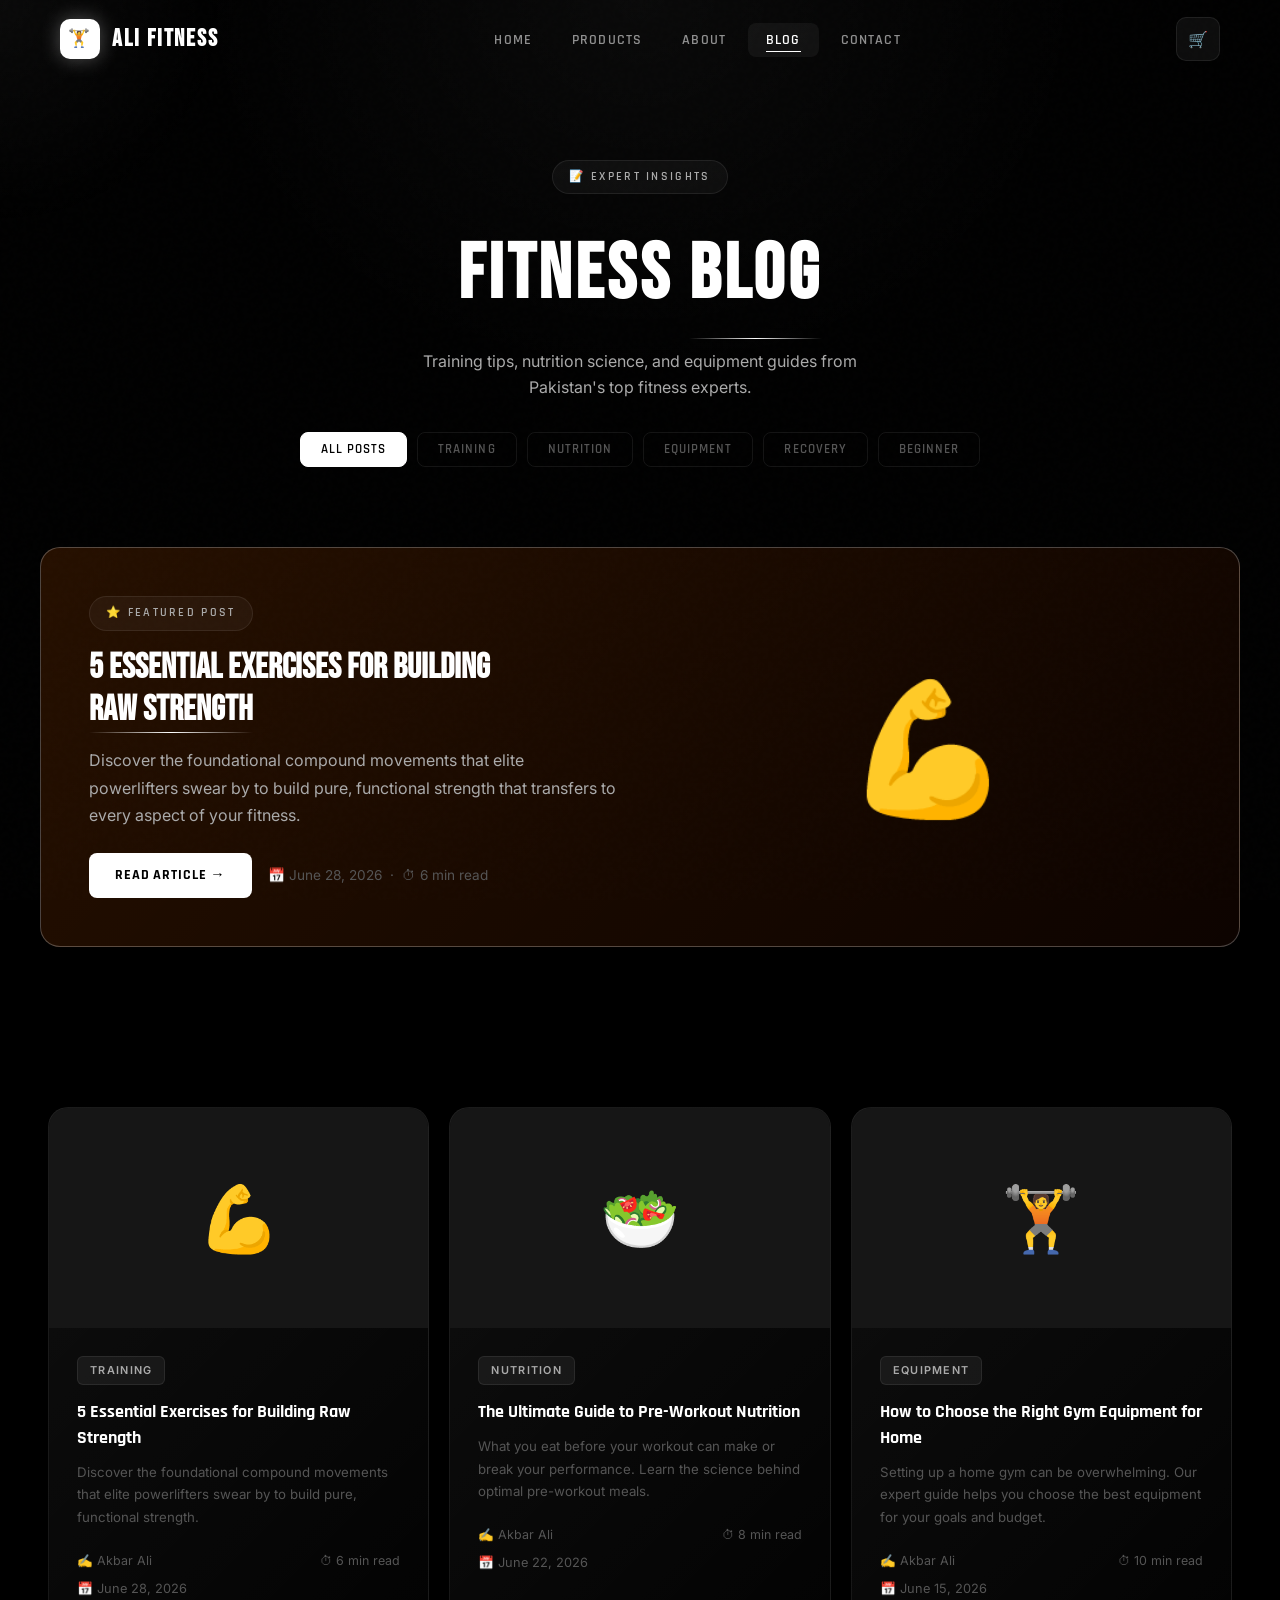
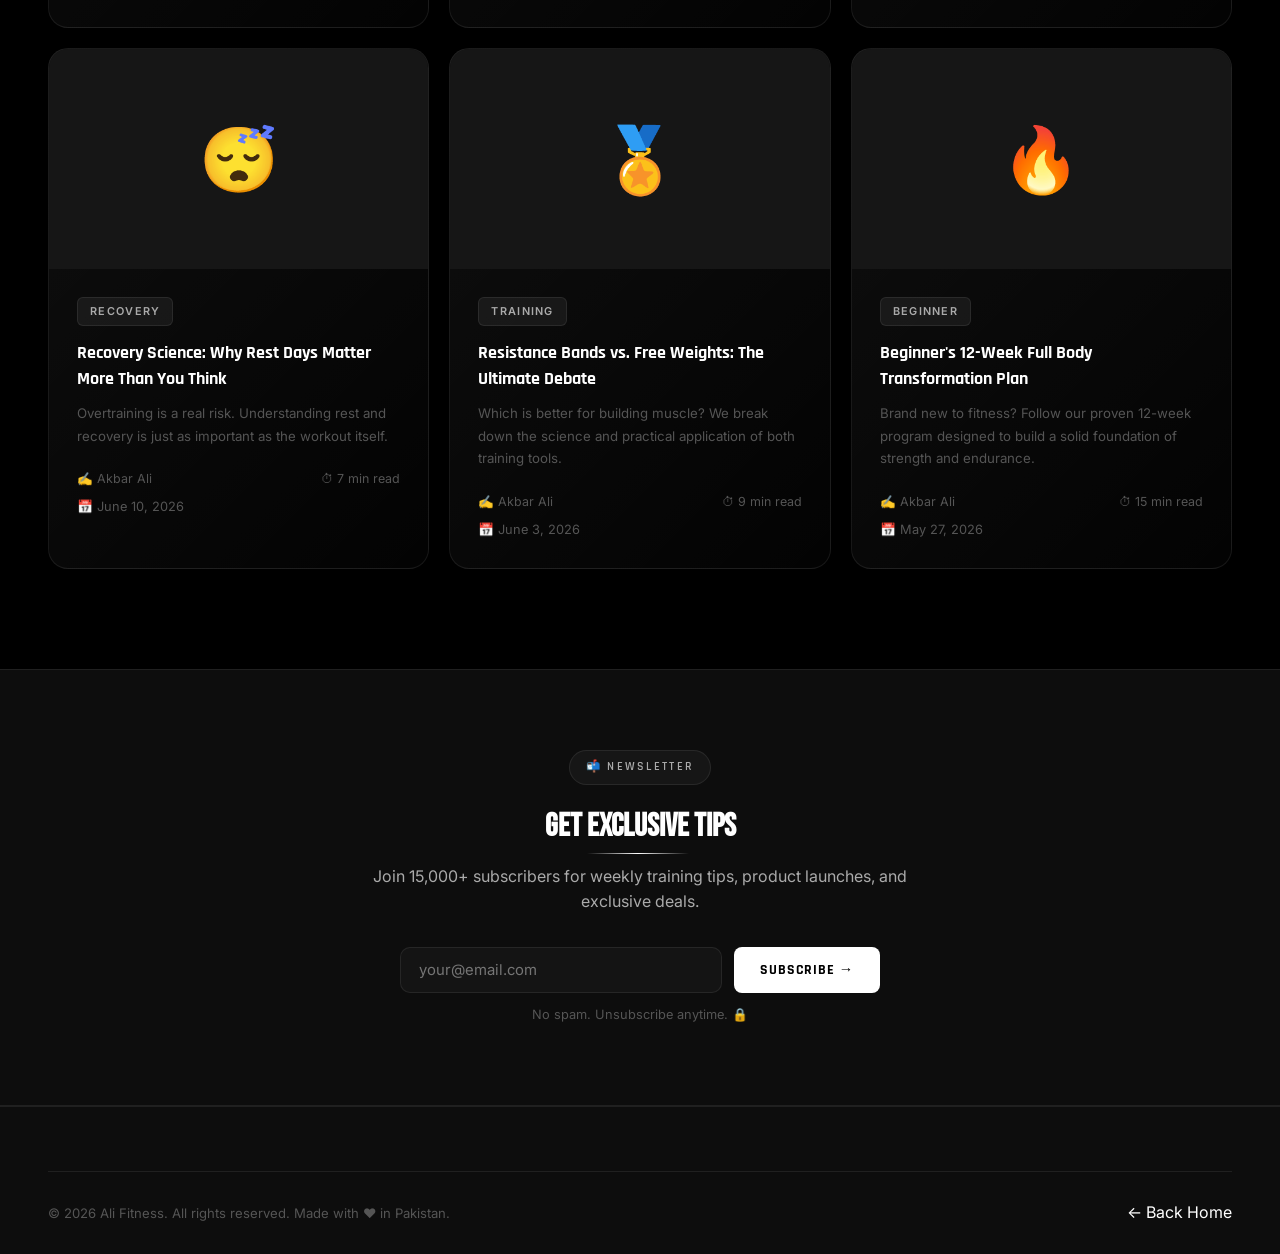
<file: blog.html>
<!DOCTYPE html>
<html lang="en">
<head>
  <meta charset="UTF-8">
  <meta name="viewport" content="width=device-width, initial-scale=1.0">
  <title>Fitness Blog | Ali Fitness</title>
  <meta name="description" content="Expert fitness tips, training programs, nutrition advice and equipment guides from the Ali Fitness team.">
  <link rel="icon" href="data:image/svg+xml,<svg xmlns='http://www.w3.org/2000/svg' viewBox='0 0 100 100'><text y='.9em' font-size='90'>🏋️</text></svg>">
  <link rel="stylesheet" href="style.css">
</head>
<body>

<div class="cursor-glow"></div>
<div class="progress-bar"></div>

<nav class="navbar" id="navbar">
  <a href="index.html" class="nav-logo">
    <div class="nav-logo-icon">🏋️</div>
    <span class="nav-logo-text">ALI FITNESS</span>
  </a>
  <ul class="nav-links">
    <li><a href="index.html">Home</a></li>
    <li><a href="products.html">Products</a></li>
    <li><a href="about.html">About</a></li>
    <li><a href="blog.html" class="active">Blog</a></li>
    <li><a href="contact.html">Contact</a></li>
  </ul>
  <div class="nav-actions">
    <button class="cart-btn" onclick="window.location.href='cart.html'" title="Cart">
      🛒 <span class="cart-count">0</span>
    </button>
    <button class="hamburger" id="hamburger">
      <span></span><span></span><span></span>
    </button>
  </div>
</nav>

<div class="mobile-menu" id="mobileMenu">
  <a href="index.html">Home</a>
  <a href="products.html">Products</a>
  <a href="about.html">About</a>
  <a href="blog.html">Blog</a>
  <a href="contact.html">Contact</a>
  <a href="cart.html">Cart 🛒</a>
</div>

<!-- Page Hero -->
<div class="page-hero">
  <div class="badge reveal">📝 Expert Insights</div>
  <h1 class="reveal">Fitness <span class="highlight">Blog</span></h1>
  <p class="reveal">Training tips, nutrition science, and equipment guides from Pakistan's top fitness experts.</p>

  <!-- Blog tags filter -->
  <div style="display:flex;justify-content:center;gap:10px;margin-top:32px;flex-wrap:wrap;" class="reveal">
    <button class="filter-tab active" data-tag="all" onclick="filterBlogs('all',this)">All Posts</button>
    <button class="filter-tab" data-tag="Training" onclick="filterBlogs('Training',this)">Training</button>
    <button class="filter-tab" data-tag="Nutrition" onclick="filterBlogs('Nutrition',this)">Nutrition</button>
    <button class="filter-tab" data-tag="Equipment" onclick="filterBlogs('Equipment',this)">Equipment</button>
    <button class="filter-tab" data-tag="Recovery" onclick="filterBlogs('Recovery',this)">Recovery</button>
    <button class="filter-tab" data-tag="Beginner" onclick="filterBlogs('Beginner',this)">Beginner</button>
  </div>
</div>

<!-- Featured Post -->
<div style="max-width:1280px;margin:0 auto;padding:0 40px 60px;" class="reveal">
  <div style="background:linear-gradient(135deg,rgba(255,107,0,0.15),rgba(255,62,0,0.05));border:1px solid var(--border-bright);border-radius:var(--radius-lg);padding:48px;display:grid;grid-template-columns:1fr 1fr;gap:48px;align-items:center;">
    <div>
      <div class="badge" style="margin-bottom:16px;">⭐ Featured Post</div>
      <h2 style="font-family:var(--font-display);font-size:clamp(1.5rem,3vw,2.2rem);font-weight:800;line-height:1.2;margin-bottom:16px;">5 Essential Exercises for Building <span class="highlight">Raw Strength</span></h2>
      <p style="color:var(--text-secondary);line-height:1.7;margin-bottom:24px;">Discover the foundational compound movements that elite powerlifters swear by to build pure, functional strength that transfers to every aspect of your fitness.</p>
      <div style="display:flex;align-items:center;gap:16px;flex-wrap:wrap;">
        <a href="#" class="btn-primary">Read Article →</a>
        <span style="color:var(--text-muted);font-size:0.85rem;">📅 June 28, 2026 &nbsp;·&nbsp; ⏱ 6 min read</span>
      </div>
    </div>
    <div style="font-size:8rem;text-align:center;line-height:1;">💪</div>
  </div>
</div>

<!-- Blog Grid -->
<section class="blog-section">
  <div class="container">
    <div class="blog-grid" id="blogGrid"></div>
  </div>
</section>

<!-- Newsletter -->
<section style="padding:80px 40px;background:var(--bg-card);border-top:1px solid var(--border);border-bottom:1px solid var(--border);">
  <div style="max-width:600px;margin:0 auto;text-align:center;" class="reveal">
    <div class="badge" style="display:inline-flex;margin-bottom:16px;">📬 Newsletter</div>
    <h2 style="font-family:var(--font-display);font-size:2rem;font-weight:800;margin-bottom:12px;">Get <span class="highlight">Exclusive</span> Tips</h2>
    <p style="color:var(--text-secondary);margin-bottom:32px;">Join 15,000+ subscribers for weekly training tips, product launches, and exclusive deals.</p>
    <form onsubmit="handleNewsletterSubmit(event)" style="display:flex;gap:12px;max-width:480px;margin:0 auto;">
      <input type="email" id="newsletterEmail" placeholder="your@email.com" class="form-input" required style="flex:1;">
      <button type="submit" class="btn-primary" style="white-space:nowrap;">Subscribe →</button>
    </form>
    <p style="color:var(--text-muted);font-size:0.8rem;margin-top:12px;">No spam. Unsubscribe anytime. 🔒</p>
  </div>
</section>

<footer>
  <div class="container">
    <div class="footer-bottom">
      <p>© 2026 Ali Fitness. All rights reserved. Made with ❤️ in Pakistan.</p>
      <a href="index.html" style="color:var(--primary);text-decoration:none;">← Back Home</a>
    </div>
  </div>
</footer>

<button class="back-top">↑</button>
<script src="products.js"></script>
<script src="script.js"></script>
<script>
let currentTag = 'all';

function filterBlogs(tag, btn) {
  currentTag = tag;
  document.querySelectorAll('.filter-tab').forEach(t => t.classList.remove('active'));
  btn.classList.add('active');
  renderBlogs();
}

function renderBlogs() {
  const grid = document.getElementById('blogGrid');
  let posts = [...BLOG_POSTS];
  if (currentTag !== 'all') {
    posts = posts.filter(p => p.tag === currentTag);
  }
  if (posts.length === 0) {
    grid.innerHTML = `<div style="grid-column:1/-1;text-align:center;padding:60px;color:var(--text-muted);">No posts found for this category.</div>`;
    return;
  }
  grid.innerHTML = posts.map((p, i) => `
    <a href="#" class="blog-card reveal" style="animation-delay:${i*0.1}s">
      <div class="blog-card-img">
        <span>${p.icon}</span>
      </div>
      <div class="blog-card-body">
        <div class="blog-tag">${p.tag}</div>
        <div class="blog-card-title">${p.title}</div>
        <div class="blog-card-excerpt">${p.excerpt}</div>
        <div class="blog-card-meta">
          <span>✍️ ${p.author}</span>
          <span>⏱ ${p.readTime}</span>
        </div>
        <div style="margin-top:8px;color:var(--text-muted);font-size:0.8rem;">📅 ${p.date}</div>
      </div>
    </a>
  `).join('');
}

function handleNewsletterSubmit(e) {
  e.preventDefault();
  const btn = e.target.querySelector('button');
  btn.textContent = '✅ Subscribed!';
  btn.style.background = 'rgba(0,200,0,0.2)';
  btn.style.border = '1px solid rgba(0,200,0,0.4)';
  btn.disabled = true;
  document.getElementById('newsletterEmail').value = '';
}

renderBlogs();
</script>
</body>
</html>
</file>
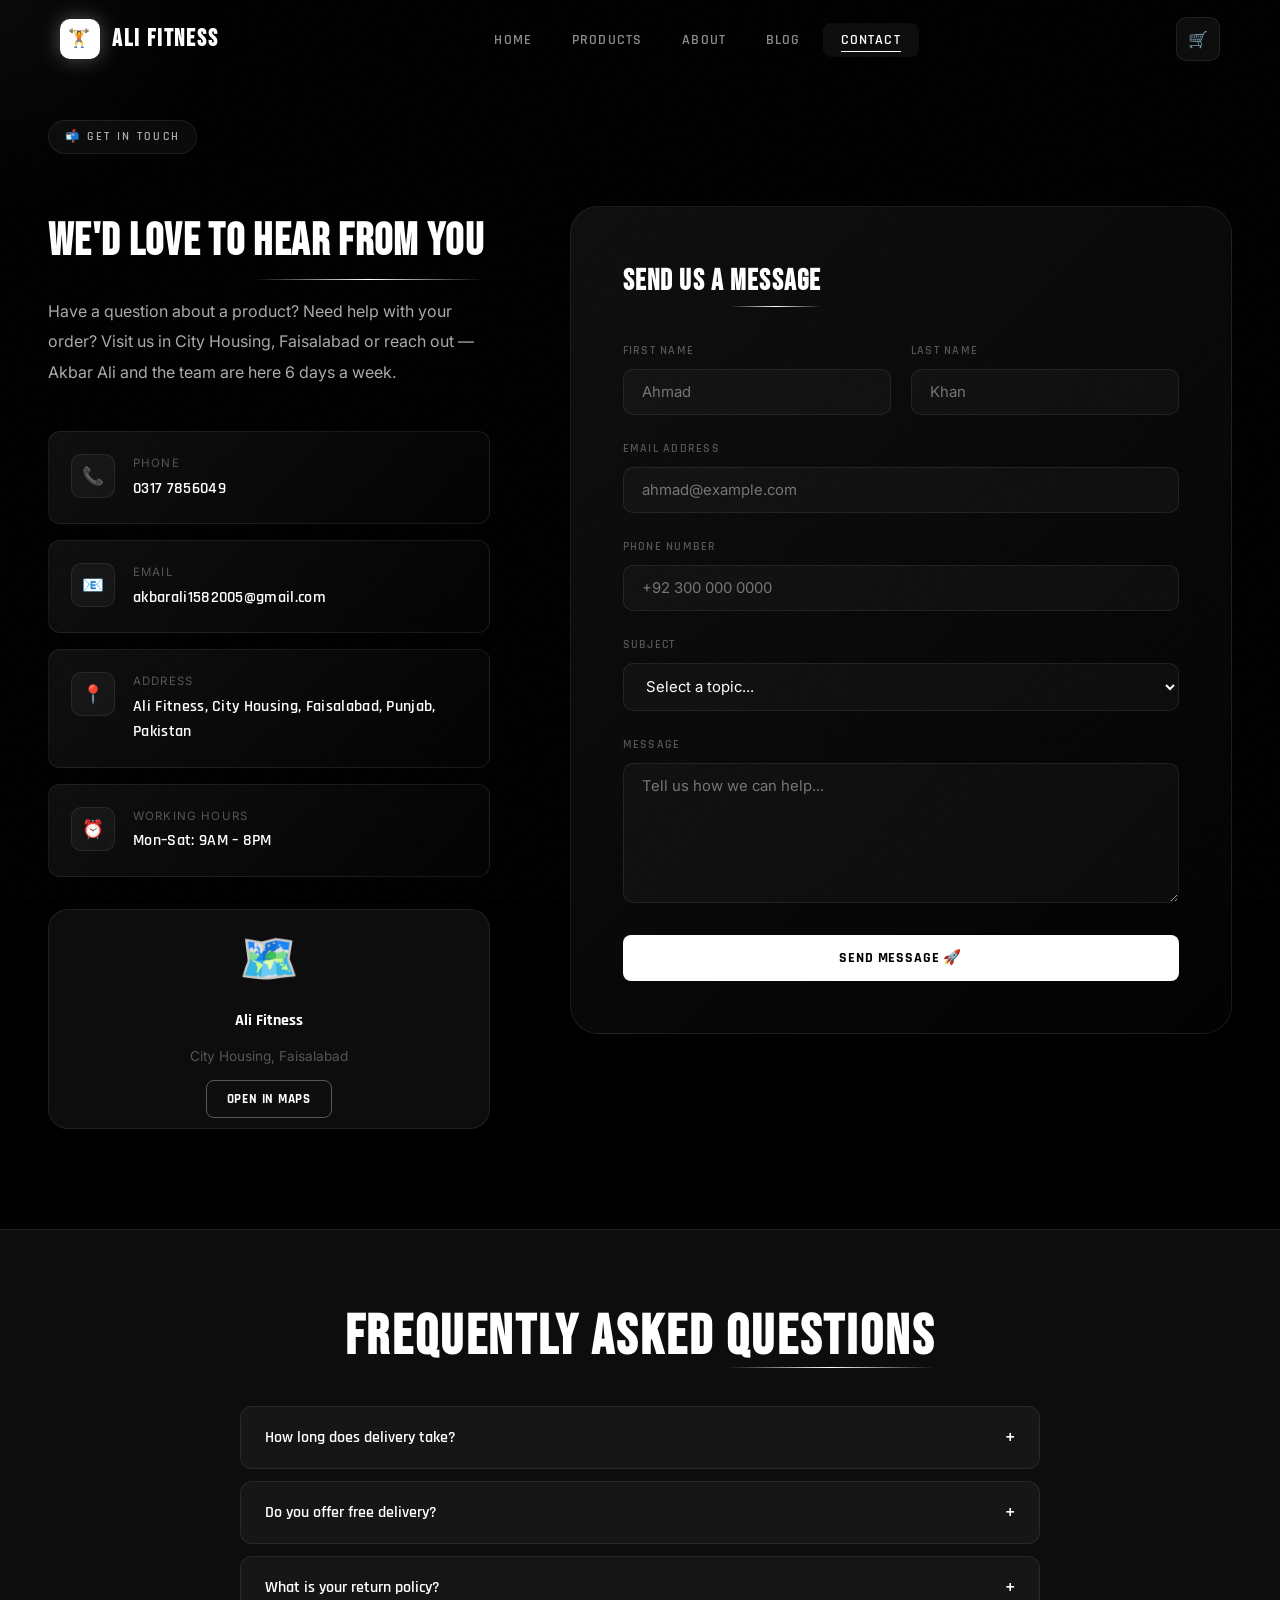
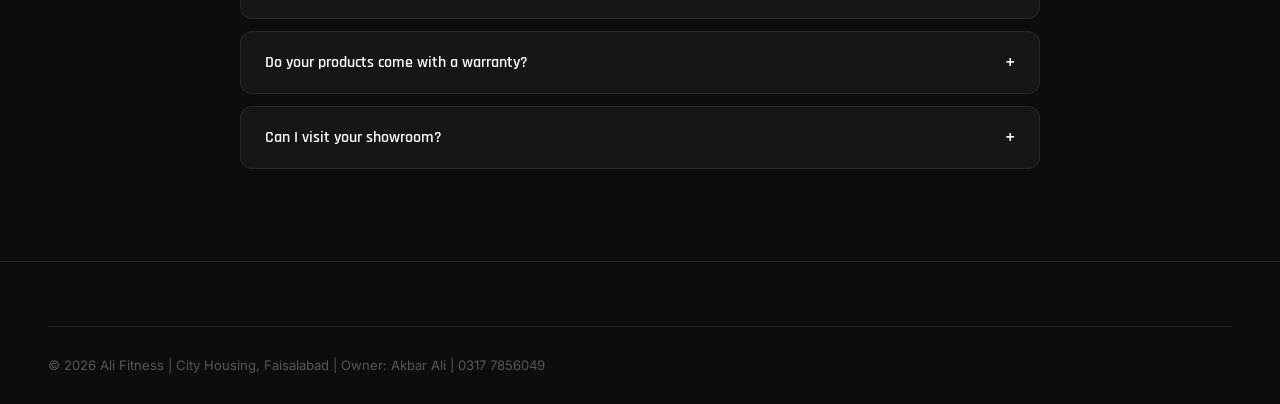
<file: contact.html>
<!DOCTYPE html>
<html lang="en">
<head>
  <meta charset="UTF-8">
  <meta name="viewport" content="width=device-width, initial-scale=1.0">
  <title>Contact Us | Ali Fitness — City Housing, Faisalabad</title>
  <meta name="description" content="Contact Ali Fitness in City Housing, Faisalabad. Owner Akbar Ali. Phone 0317 7856049. Email akbarali1582005@gmail.com. We're here to help with orders and advice.">
  <link rel="icon" href="data:image/svg+xml,<svg xmlns='http://www.w3.org/2000/svg' viewBox='0 0 100 100'><text y='.9em' font-size='90'>🏋️</text></svg>">
  <link rel="stylesheet" href="style.css">
</head>
<body>

<div class="cursor-glow"></div>
<div class="progress-bar"></div>

<nav class="navbar" id="navbar">
  <a href="index.html" class="nav-logo">
    <div class="nav-logo-icon">🏋️</div>
    <span class="nav-logo-text">ALI FITNESS</span>
  </a>
  <ul class="nav-links">
    <li><a href="index.html">Home</a></li>
    <li><a href="products.html">Products</a></li>
    <li><a href="about.html">About</a></li>
    <li><a href="blog.html">Blog</a></li>
    <li><a href="contact.html" class="active">Contact</a></li>
  </ul>
  <div class="nav-actions">
    <button class="cart-btn" onclick="window.location.href='cart.html'" title="Cart">
      🛒 <span class="cart-count">0</span>
    </button>
    <button class="hamburger" id="hamburger">
      <span></span><span></span><span></span>
    </button>
  </div>
</nav>

<div class="mobile-menu" id="mobileMenu">
  <a href="index.html">Home</a>
  <a href="products.html">Products</a>
  <a href="about.html">About</a>
  <a href="blog.html">Blog</a>
  <a href="contact.html">Contact</a>
  <a href="cart.html">Cart 🛒</a>
</div>

<!-- Contact -->
<div class="contact-section">
  <div class="badge reveal">📬 Get in Touch</div>
  <div class="contact-grid" style="margin-top:32px;">
    <div class="contact-info reveal-left">
      <h2>We'd Love to <span class="highlight">Hear From You</span></h2>
      <p>Have a question about a product? Need help with your order? Visit us in City Housing, Faisalabad or reach out — Akbar Ali and the team are here 6 days a week.</p>
      
      <div class="contact-items">
        <div class="contact-item">
          <div class="contact-item-icon">📞</div>
          <div>
            <div class="contact-item-label">Phone</div>
            <div class="contact-item-value">0317 7856049</div>
          </div>
        </div>
        <div class="contact-item">
          <div class="contact-item-icon">📧</div>
          <div>
            <div class="contact-item-label">Email</div>
            <div class="contact-item-value">akbarali1582005@gmail.com</div>
          </div>
        </div>
        <div class="contact-item">
          <div class="contact-item-icon">📍</div>
          <div>
            <div class="contact-item-label">Address</div>
            <div class="contact-item-value">Ali Fitness, City Housing, Faisalabad, Punjab, Pakistan</div>
          </div>
        </div>
        <div class="contact-item">
          <div class="contact-item-icon">⏰</div>
          <div>
            <div class="contact-item-label">Working Hours</div>
            <div class="contact-item-value">Mon–Sat: 9AM – 8PM</div>
          </div>
        </div>
      </div>

      <!-- Map placeholder -->
      <div style="margin-top:32px;background:var(--bg-card);border:1px solid var(--border);border-radius:var(--radius-lg);height:220px;display:flex;flex-direction:column;align-items:center;justify-content:center;gap:12px;">
        <div style="font-size:3rem;">🗺️</div>
        <div style="font-family:var(--font-heading);font-weight:700;">Ali Fitness</div>
        <div style="font-size:0.85rem;color:var(--text-muted);">City Housing, Faisalabad</div>
        <a href="https://maps.google.com" target="_blank" class="btn-outline" style="padding:8px 20px;font-size:0.8rem;">Open in Maps</a>
      </div>
    </div>

    <div class="contact-form-wrap reveal-right">
      <h3>Send us a <span class="highlight">Message</span></h3>
      <form id="contactForm" onsubmit="handleSubmit(event)">
        <div class="form-row">
          <div>
            <label class="form-label">First Name</label>
            <input class="form-input" type="text" id="firstName" placeholder="Ahmad" required>
          </div>
          <div>
            <label class="form-label">Last Name</label>
            <input class="form-input" type="text" id="lastName" placeholder="Khan" required>
          </div>
        </div>
        <div class="form-group">
          <label class="form-label">Email Address</label>
          <input class="form-input" type="email" id="email" placeholder="ahmad@example.com" required>
        </div>
        <div class="form-group">
          <label class="form-label">Phone Number</label>
          <input class="form-input" type="tel" id="phone" placeholder="+92 300 000 0000">
        </div>
        <div class="form-group">
          <label class="form-label">Subject</label>
          <select class="form-select" id="subject">
            <option value="">Select a topic...</option>
            <option>Product Inquiry</option>
            <option>Order Support</option>
            <option>Returns & Refunds</option>
            <option>Fitness Advice</option>
            <option>Wholesale / Bulk Orders</option>
            <option>Other</option>
          </select>
        </div>
        <div class="form-group">
          <label class="form-label">Message</label>
          <textarea class="form-textarea" id="message" placeholder="Tell us how we can help..." required></textarea>
        </div>
        <button type="submit" class="btn-primary" style="width:100%;justify-content:center;padding:14px;" id="submitBtn">
          Send Message 🚀
        </button>
        <div id="formSuccess" style="display:none;text-align:center;padding:16px;background:rgba(0,200,0,0.1);border:1px solid rgba(0,200,0,0.3);border-radius:10px;margin-top:16px;color:#00cc44;">
          ✅ Thank you! We'll get back to you within 24 hours.
        </div>
      </form>
    </div>
  </div>
</div>

<!-- FAQ Section -->
<section style="padding:80px 40px;background:var(--bg-card);border-top:1px solid var(--border);">
  <div style="max-width:800px;margin:0 auto;">
    <h2 class="section-title reveal">Frequently Asked <span class="highlight">Questions</span></h2>
    <div style="margin-top:40px;" id="faqList"></div>
  </div>
</section>

<footer>
  <div class="container">
    <div class="footer-bottom">
      <p>© 2026 Ali Fitness | City Housing, Faisalabad | Owner: Akbar Ali | 0317 7856049</p>
    </div>
  </div>
</footer>

<button class="back-top">↑</button>
<script src="products.js"></script>
<script src="script.js"></script>
<script>
function handleSubmit(e) {
  e.preventDefault();
  const btn = document.getElementById('submitBtn');
  btn.textContent = 'Sending...';
  btn.disabled = true;
  setTimeout(() => {
    document.getElementById('formSuccess').style.display = 'block';
    document.getElementById('contactForm').reset();
    btn.textContent = 'Send Message 🚀';
    btn.disabled = false;
  }, 1500);
}

const FAQS = [
  { q: "How long does delivery take?", a: "We deliver within 2-5 business days across Pakistan. Lahore, Karachi, and Islamabad typically receive orders within 2 days." },
  { q: "Do you offer free delivery?", a: "Yes! Free delivery is available on all orders over $100 (or PKR 28,000). Standard delivery is PKR 250 for smaller orders." },
  { q: "What is your return policy?", a: "We offer a 30-day hassle-free return policy. Items must be in original condition. Contact us to initiate a return." },
  { q: "Do your products come with a warranty?", a: "Yes, all Ali Fitness equipment comes with a minimum 1-year warranty. Premium items like power racks include a lifetime structural warranty." },
  { q: "Can I visit your showroom?", a: "Absolutely! Our Lahore showroom is open Mon–Sat, 9AM–8PM. DHA Phase 6. You can try all equipment before purchasing." },
];

function renderFAQs() {
  const list = document.getElementById('faqList');
  list.innerHTML = FAQS.map((faq, i) => `
    <div style="margin-bottom:12px;background:var(--bg-surface);border:1px solid var(--border);border-radius:var(--radius);overflow:hidden;" class="reveal">
      <button onclick="toggleFAQ(${i})" style="width:100%;text-align:left;background:none;border:none;color:var(--text-primary);padding:18px 24px;cursor:pointer;display:flex;justify-content:space-between;align-items:center;font-family:var(--font-heading);font-size:1rem;font-weight:600;">
        <span>${faq.q}</span>
        <span id="faq-icon-${i}" style="color:var(--primary);font-size:1.2rem;transition:var(--transition);">+</span>
      </button>
      <div id="faq-body-${i}" style="display:none;padding:0 24px 18px;color:var(--text-secondary);font-size:0.95rem;line-height:1.7;">${faq.a}</div>
    </div>
  `).join('');
}

function toggleFAQ(i) {
  const body = document.getElementById(`faq-body-${i}`);
  const icon = document.getElementById(`faq-icon-${i}`);
  const open = body.style.display !== 'none';
  body.style.display = open ? 'none' : 'block';
  icon.textContent = open ? '+' : '−';
  icon.style.transform = open ? '' : 'rotate(180deg)';
}

renderFAQs();
</script>
</body>
</html>
</file>
<file: style.css>
/* ===========================
   ALI FITNESS — BLACK & WHITE PREMIUM
   Canva-Inspired UI/UX Design
   =========================== */

@import url('https://fonts.googleapis.com/css2?family=Rajdhani:wght@300;400;500;600;700&family=Orbitron:wght@400;600;700;800;900&family=Inter:wght@300;400;500;600;700&family=Bebas+Neue&display=swap');

/* ── CSS VARIABLES ── */
:root {
  --primary: #FFFFFF;
  --primary-dim: rgba(255,255,255,0.85);
  --primary-glow: rgba(255,255,255,0.15);
  --accent: #E0E0E0;
  --accent2: #AAAAAA;
  --bg-dark: #000000;
  --bg-card: #0D0D0D;
  --bg-card2: #111111;
  --bg-surface: #161616;
  --bg-elevated: #1A1A1A;
  --border: rgba(255,255,255,0.08);
  --border-bright: rgba(255,255,255,0.25);
  --border-hover: rgba(255,255,255,0.5);
  --text-primary: #FFFFFF;
  --text-secondary: #AAAAAA;
  --text-muted: #555555;
  --gradient-primary: linear-gradient(135deg, #FFFFFF, #AAAAAA);
  --gradient-dark: linear-gradient(135deg, #1A1A1A, #000000);
  --gradient-glass: linear-gradient(135deg, rgba(255,255,255,0.06), rgba(255,255,255,0.01));
  --shadow-glow: 0 0 40px rgba(255,255,255,0.08);
  --shadow-card: 0 20px 60px rgba(0,0,0,0.8);
  --shadow-white: 0 0 30px rgba(255,255,255,0.12);
  --radius: 12px;
  --radius-lg: 20px;
  --radius-xl: 28px;
  --transition: all 0.35s cubic-bezier(0.4, 0, 0.2, 1);
  --transition-slow: all 0.6s cubic-bezier(0.4, 0, 0.2, 1);
  --font-display: 'Bebas Neue', 'Orbitron', monospace;
  --font-heading: 'Rajdhani', sans-serif;
  --font-body: 'Inter', sans-serif;
}

/* ── RESET ── */
*, *::before, *::after { box-sizing: border-box; margin: 0; padding: 0; }
html { scroll-behavior: smooth; }
body {
  font-family: var(--font-body);
  background: var(--bg-dark);
  color: var(--text-primary);
  line-height: 1.6;
  overflow-x: hidden;
}

/* ── CUSTOM SCROLLBAR ── */
::-webkit-scrollbar { width: 4px; }
::-webkit-scrollbar-track { background: #000; }
::-webkit-scrollbar-thumb {
  background: linear-gradient(to bottom, #fff, #555);
  border-radius: 4px;
}

/* ── NOISE TEXTURE OVERLAY ── */
body::before {
  content: '';
  position: fixed; inset: 0;
  background-image: url("data:image/svg+xml,%3Csvg viewBox='0 0 200 200' xmlns='http://www.w3.org/2000/svg'%3E%3Cfilter id='noise'%3E%3CfeTurbulence type='fractalNoise' baseFrequency='0.9' numOctaves='4' stitchTiles='stitch'/%3E%3C/filter%3E%3Crect width='100%25' height='100%25' filter='url(%23noise)' opacity='0.03'/%3E%3C/svg%3E");
  pointer-events: none;
  z-index: 0;
  opacity: 0.4;
}

/* ── LOADER ── */
#loader {
  position: fixed; inset: 0; z-index: 9999;
  background: #000;
  display: flex; flex-direction: column;
  align-items: center; justify-content: center;
  gap: 28px;
}
.loader-logo {
  font-family: var(--font-display);
  font-size: 3.5rem;
  font-weight: 900;
  letter-spacing: 0.15em;
  color: #fff;
  position: relative;
  animation: loader-text-in 0.8s ease forwards;
}
.loader-logo::after {
  content: 'ALI FITNESS';
  position: absolute; inset: 0;
  background: linear-gradient(90deg, transparent 0%, #fff 50%, transparent 100%);
  -webkit-background-clip: text;
  -webkit-text-fill-color: transparent;
  background-size: 200% 100%;
  animation: shimmer-text 2s linear infinite;
}
@keyframes loader-text-in {
  from { opacity: 0; letter-spacing: 0.5em; }
  to { opacity: 1; letter-spacing: 0.15em; }
}
@keyframes shimmer-text {
  0% { background-position: -200% 0; }
  100% { background-position: 200% 0; }
}
.loader-line {
  width: 220px; height: 1px;
  background: rgba(255,255,255,0.1);
  position: relative; overflow: hidden;
}
.loader-line::after {
  content: '';
  position: absolute; top: 0; left: -100%;
  width: 100%; height: 100%;
  background: linear-gradient(90deg, transparent, #fff, transparent);
  animation: loader-sweep 1.8s ease forwards;
}
@keyframes loader-sweep { 0% { left: -100%; } 100% { left: 100%; } }
.loader-tagline {
  font-family: var(--font-heading);
  font-size: 0.75rem;
  color: var(--text-muted);
  letter-spacing: 0.3em;
  text-transform: uppercase;
  animation: fadeIn 1s ease 0.5s backwards;
}
.loader-hidden { animation: fadeOut 0.6s ease forwards; }
@keyframes fadeOut { to { opacity: 0; pointer-events: none; } }
@keyframes fadeIn { from { opacity: 0; } to { opacity: 1; } }

/* ── CURSOR GLOW ── */
.cursor-glow {
  position: fixed;
  width: 500px; height: 500px;
  border-radius: 50%;
  background: radial-gradient(circle, rgba(255,255,255,0.04) 0%, transparent 65%);
  pointer-events: none;
  transform: translate(-50%, -50%);
  z-index: 1;
  transition: transform 0.08s linear;
}

/* ── PROGRESS BAR ── */
.progress-bar {
  position: fixed; top: 0; left: 0;
  height: 2px;
  background: linear-gradient(90deg, #fff, rgba(255,255,255,0.3));
  z-index: 1001;
  transition: width 0.1s ease;
  box-shadow: 0 0 12px rgba(255,255,255,0.6);
}

/* ── NAVIGATION ── */
.navbar {
  position: fixed; top: 0; left: 0; right: 0;
  z-index: 1000;
  padding: 0 60px;
  height: 78px;
  display: flex; align-items: center; justify-content: space-between;
  background: rgba(0,0,0,0);
  transition: var(--transition);
}
.navbar.scrolled {
  background: rgba(0,0,0,0.92);
  backdrop-filter: blur(24px);
  -webkit-backdrop-filter: blur(24px);
  border-bottom: 1px solid var(--border);
  box-shadow: 0 0 60px rgba(0,0,0,0.8);
}
.nav-logo {
  font-family: var(--font-display);
  font-size: 1.5rem;
  font-weight: 900;
  text-decoration: none;
  display: flex; align-items: center; gap: 12px;
  letter-spacing: 0.08em;
  color: #fff;
}
.nav-logo-icon {
  width: 40px; height: 40px;
  background: #fff;
  border-radius: 10px;
  display: flex; align-items: center; justify-content: center;
  font-size: 1.1rem;
  box-shadow: 0 0 20px rgba(255,255,255,0.3);
  transition: var(--transition);
}
.nav-logo:hover .nav-logo-icon { transform: rotate(-5deg) scale(1.05); }
.nav-logo-text { color: #fff; }
.nav-links {
  display: flex; align-items: center; gap: 4px;
  list-style: none;
}
.nav-links a {
  text-decoration: none;
  color: rgba(255,255,255,0.55);
  font-family: var(--font-heading);
  font-size: 0.9rem;
  font-weight: 600;
  letter-spacing: 0.08em;
  text-transform: uppercase;
  padding: 8px 18px;
  border-radius: 8px;
  transition: var(--transition);
  position: relative;
}
.nav-links a::after {
  content: '';
  position: absolute;
  bottom: 5px; left: 50%; right: 50%;
  height: 1px;
  background: #fff;
  transition: var(--transition);
  opacity: 0;
}
.nav-links a:hover, .nav-links a.active {
  color: #fff;
  background: rgba(255,255,255,0.05);
}
.nav-links a:hover::after, .nav-links a.active::after {
  left: 18px; right: 18px; opacity: 1;
}
.nav-actions { display: flex; align-items: center; gap: 12px; }
.cart-btn {
  position: relative;
  background: rgba(255,255,255,0.05);
  border: 1px solid var(--border);
  color: #fff; cursor: pointer;
  width: 44px; height: 44px;
  border-radius: 10px;
  display: flex; align-items: center; justify-content: center;
  font-size: 1rem;
  transition: var(--transition);
}
.cart-btn:hover {
  background: rgba(255,255,255,0.1);
  border-color: var(--border-bright);
  box-shadow: var(--shadow-white);
}
.cart-count {
  position: absolute; top: -6px; right: -6px;
  width: 18px; height: 18px;
  background: #fff; color: #000;
  border-radius: 50%;
  font-size: 0.65rem; font-weight: 800;
  display: flex; align-items: center; justify-content: center;
}
.btn-primary {
  background: #fff; color: #000;
  border: none;
  padding: 11px 26px;
  border-radius: 8px;
  font-family: var(--font-heading);
  font-size: 0.9rem; font-weight: 700;
  letter-spacing: 0.06em; text-transform: uppercase;
  cursor: pointer; transition: var(--transition);
  text-decoration: none;
  display: inline-flex; align-items: center; gap: 8px;
  position: relative; overflow: hidden;
}
.btn-primary::before {
  content: '';
  position: absolute; inset: 0;
  background: linear-gradient(135deg, rgba(255,255,255,0) 0%, rgba(255,255,255,0.3) 50%, rgba(255,255,255,0) 100%);
  transform: translateX(-100%);
  transition: transform 0.5s ease;
}
.btn-primary:hover::before { transform: translateX(100%); }
.btn-primary:hover {
  transform: translateY(-2px);
  box-shadow: 0 12px 35px rgba(255,255,255,0.25);
}
.btn-outline {
  background: transparent; color: #fff;
  border: 1px solid rgba(255,255,255,0.3);
  padding: 11px 26px;
  border-radius: 8px;
  font-family: var(--font-heading);
  font-size: 0.9rem; font-weight: 700;
  letter-spacing: 0.06em; text-transform: uppercase;
  cursor: pointer; transition: var(--transition);
  text-decoration: none;
  display: inline-flex; align-items: center; gap: 8px;
}
.btn-outline:hover {
  background: rgba(255,255,255,0.06);
  border-color: rgba(255,255,255,0.6);
  transform: translateY(-2px);
  box-shadow: 0 8px 30px rgba(255,255,255,0.1);
}
.hamburger {
  display: none; flex-direction: column; gap: 5px;
  cursor: pointer; background: none; border: none; padding: 4px;
}
.hamburger span {
  width: 26px; height: 1.5px;
  background: #fff; border-radius: 2px; transition: var(--transition);
}

/* ── MOBILE MENU ── */
.mobile-menu {
  display: none;
  position: fixed; inset: 0; z-index: 999;
  background: rgba(0,0,0,0.98);
  flex-direction: column; align-items: center; justify-content: center;
  gap: 36px;
}
.mobile-menu.open { display: flex; animation: mobile-in 0.4s ease; }
@keyframes mobile-in {
  from { opacity: 0; transform: scale(0.96); }
  to { opacity: 1; transform: scale(1); }
}
.mobile-menu a {
  font-family: var(--font-display);
  font-size: 2.5rem;
  font-weight: 700;
  color: rgba(255,255,255,0.6);
  text-decoration: none;
  text-transform: uppercase;
  letter-spacing: 0.1em;
  transition: var(--transition);
  position: relative;
}
.mobile-menu a:hover { color: #fff; }

/* ── SECTION COMMONS ── */
section { position: relative; }
.container { max-width: 1280px; margin: 0 auto; padding: 0 48px; }
.section-title {
  font-family: var(--font-display);
  font-size: clamp(2rem, 5vw, 3.5rem);
  font-weight: 700;
  text-align: center;
  margin-bottom: 12px;
  letter-spacing: 0.05em;
  line-height: 1;
}
.section-subtitle {
  text-align: center;
  color: var(--text-secondary);
  font-size: 0.95rem;
  margin-bottom: 64px;
  letter-spacing: 0.02em;
}
.highlight {
  color: #fff;
  position: relative;
  display: inline-block;
}
.highlight::after {
  content: '';
  position: absolute;
  bottom: -2px; left: 0; right: 0;
  height: 1px;
  background: linear-gradient(90deg, transparent, #fff, transparent);
  animation: underline-pulse 3s ease-in-out infinite;
}
@keyframes underline-pulse {
  0%, 100% { opacity: 0.3; }
  50% { opacity: 1; }
}
.badge {
  display: inline-flex; align-items: center; gap: 8px;
  background: rgba(255,255,255,0.04);
  border: 1px solid var(--border);
  color: var(--text-secondary);
  font-family: var(--font-heading);
  font-size: 0.72rem;
  font-weight: 600;
  letter-spacing: 0.2em;
  text-transform: uppercase;
  padding: 7px 16px;
  border-radius: 100px;
  margin-bottom: 20px;
}

/* ── HERO ── */
.hero {
  min-height: 100vh;
  display: flex; align-items: center;
  position: relative; overflow: hidden;
  padding-top: 78px;
}
.hero-bg {
  position: absolute; inset: 0;
  background:
    radial-gradient(ellipse at 65% 45%, rgba(255,255,255,0.04) 0%, transparent 55%),
    radial-gradient(ellipse at 20% 80%, rgba(255,255,255,0.02) 0%, transparent 45%),
    #000;
}

/* Hero Grid Lines */
.hero-grid {
  position: absolute; inset: 0;
  background-image:
    linear-gradient(rgba(255,255,255,0.025) 1px, transparent 1px),
    linear-gradient(90deg, rgba(255,255,255,0.025) 1px, transparent 1px);
  background-size: 80px 80px;
  mask-image: radial-gradient(ellipse at center, black 30%, transparent 80%);
}

.hero-particles { position: absolute; inset: 0; overflow: hidden; }
.particle {
  position: absolute; width: 1px; height: 1px;
  background: #fff; border-radius: 50%;
  animation: float-particle linear infinite;
}
@keyframes float-particle {
  0% { transform: translateY(100vh) scale(0); opacity: 0; }
  10% { opacity: 0.7; }
  90% { opacity: 0.4; }
  100% { transform: translateY(-20px) scale(1); opacity: 0; }
}

.hero-content {
  position: relative; z-index: 2;
  display: grid; grid-template-columns: 1fr 1fr;
  align-items: center; gap: 80px;
  width: 100%; max-width: 1280px;
  margin: 0 auto; padding: 0 48px;
}
.hero-eyebrow {
  display: inline-flex; align-items: center; gap: 10px;
  background: rgba(255,255,255,0.04);
  border: 1px solid var(--border);
  color: var(--text-secondary);
  font-family: var(--font-heading);
  font-size: 0.75rem; font-weight: 600;
  letter-spacing: 0.25em; text-transform: uppercase;
  padding: 8px 18px; border-radius: 100px;
  margin-bottom: 32px;
  animation: slideDown 0.8s ease 0.3s backwards;
}
.eyebrow-dot {
  width: 6px; height: 6px;
  background: #fff; border-radius: 50%;
  animation: dot-pulse 2s ease-in-out infinite;
}
@keyframes dot-pulse {
  0%, 100% { opacity: 0.3; transform: scale(1); }
  50% { opacity: 1; transform: scale(1.4); }
}
@keyframes slideDown {
  from { opacity: 0; transform: translateY(-16px); }
  to { opacity: 1; transform: translateY(0); }
}
.hero-title {
  font-family: var(--font-display);
  font-size: clamp(4rem, 8vw, 7.5rem);
  font-weight: 900;
  line-height: 0.95;
  margin-bottom: 28px;
  letter-spacing: 0.02em;
}
.hero-title .word {
  display: inline-block;
  overflow: hidden;
}
.hero-title .word-inner {
  display: inline-block;
  animation: word-reveal 0.8s cubic-bezier(0.4, 0, 0.2, 1) backwards;
}
.hero-title .line { display: block; }
.hero-title .line:nth-child(1) .word-inner { animation-delay: 0.1s; }
.hero-title .line:nth-child(2) .word-inner { animation-delay: 0.25s; color: transparent; -webkit-text-stroke: 1px rgba(255,255,255,0.5); }
.hero-title .line:nth-child(3) .word-inner { animation-delay: 0.4s; }
@keyframes word-reveal {
  from { transform: translateY(100%); opacity: 0; }
  to { transform: translateY(0); opacity: 1; }
}
.hero-desc {
  color: var(--text-secondary);
  font-size: 1rem; line-height: 1.8;
  margin-bottom: 40px; max-width: 460px;
  animation: fadeInUp 0.8s ease 0.6s backwards;
}
.hero-cta {
  display: flex; align-items: center; gap: 16px;
  flex-wrap: wrap; margin-bottom: 56px;
  animation: fadeInUp 0.8s ease 0.8s backwards;
}
.btn-hero { padding: 14px 34px; font-size: 0.95rem; border-radius: 10px; }
.hero-stats {
  display: flex; gap: 40px;
  animation: fadeInUp 0.8s ease 1s backwards;
}
.stat-item {}
.stat-value {
  font-family: var(--font-display);
  font-size: 2rem; font-weight: 900; color: #fff;
  letter-spacing: 0.03em;
}
.stat-label {
  font-size: 0.72rem; color: var(--text-muted);
  text-transform: uppercase; letter-spacing: 0.1em;
  margin-top: 2px;
}
.hero-visual {
  position: relative;
  display: flex; align-items: center; justify-content: center;
  animation: fadeInRight 1s ease 0.4s backwards;
}
@keyframes fadeInRight {
  from { opacity: 0; transform: translateX(40px); }
  to { opacity: 1; transform: translateX(0); }
}
.hero-image-wrap {
  position: relative; width: 100%; max-width: 580px;
}
.hero-main-img {
  width: 100%; border-radius: var(--radius-xl);
  display: block;
  border: 1px solid var(--border);
  animation: hero-float 7s ease-in-out infinite;
  filter: grayscale(15%) contrast(1.05);
}
@keyframes hero-float {
  0%, 100% { transform: translateY(0) rotate(0.3deg); }
  50% { transform: translateY(-18px) rotate(-0.3deg); }
}
.hero-glow {
  position: absolute; inset: -40px;
  background: radial-gradient(ellipse, rgba(255,255,255,0.06) 0%, transparent 65%);
  border-radius: 40px;
  animation: glow-breathe 4s ease-in-out infinite;
}
@keyframes glow-breathe {
  0%, 100% { opacity: 0.4; transform: scale(0.98); }
  50% { opacity: 1; transform: scale(1.02); }
}
/* Floating cards */
.hero-badge {
  position: absolute; bottom: 24px; left: -28px;
  background: rgba(15,15,15,0.95);
  border: 1px solid var(--border-bright);
  border-radius: 14px; padding: 14px 18px;
  display: flex; align-items: center; gap: 14px;
  z-index: 3; backdrop-filter: blur(12px);
  animation: badge-float 5s ease-in-out infinite;
  box-shadow: var(--shadow-card);
}
@keyframes badge-float {
  0%, 100% { transform: translateY(0); }
  50% { transform: translateY(-10px); }
}
.hero-badge-icon { font-size: 1.4rem; }
.hero-badge-text strong { font-family: var(--font-heading); font-size: 0.9rem; font-weight: 700; display: block; }
.hero-badge-text span { font-size: 0.75rem; color: var(--text-muted); }
.hero-badge2 {
  position: absolute; top: 24px; right: -28px;
  background: #fff; color: #000;
  border-radius: 14px; padding: 14px 20px; z-index: 3;
  text-align: center;
  animation: badge-float 5s ease-in-out infinite 1.5s;
  box-shadow: 0 12px 40px rgba(255,255,255,0.2);
}
.hero-badge2 strong { font-family: var(--font-display); font-size: 1.6rem; font-weight: 900; display: block; line-height: 1; }
.hero-badge2 span { font-size: 0.72rem; color: #666; font-weight: 600; letter-spacing: 0.06em; text-transform: uppercase; }
.scroll-indicator {
  position: absolute; bottom: 36px; left: 50%;
  transform: translateX(-50%);
  display: flex; flex-direction: column; align-items: center; gap: 8px;
  z-index: 2; animation: fadeIn 1s ease 1.5s backwards;
}
.scroll-mouse {
  width: 22px; height: 36px;
  border: 1px solid rgba(255,255,255,0.2);
  border-radius: 12px; position: relative;
}
.scroll-wheel {
  width: 3px; height: 6px;
  background: rgba(255,255,255,0.6);
  border-radius: 2px;
  position: absolute; top: 6px; left: 50%; transform: translateX(-50%);
  animation: scroll-wheel 2s ease-in-out infinite;
}
@keyframes scroll-wheel {
  0% { top: 6px; opacity: 1; }
  100% { top: 22px; opacity: 0; }
}
.scroll-text { font-size: 0.65rem; color: var(--text-muted); letter-spacing: 0.2em; text-transform: uppercase; }

/* ── MARQUEE ── */
.marquee-section {
  padding: 18px 0;
  background: rgba(255,255,255,0.02);
  border-top: 1px solid var(--border);
  border-bottom: 1px solid var(--border);
  overflow: hidden;
}
.marquee-track {
  display: flex; gap: 0;
  animation: marquee 25s linear infinite;
  white-space: nowrap;
}
.marquee-item {
  display: flex; align-items: center; gap: 0;
  font-family: var(--font-heading);
  font-size: 0.78rem; font-weight: 600;
  color: var(--text-muted);
  letter-spacing: 0.15em; text-transform: uppercase;
  padding: 0 40px; flex-shrink: 0;
  border-right: 1px solid var(--border);
}
.marquee-dot { color: #fff; font-size: 0.5rem; margin-right: 12px; }
@keyframes marquee { 0% { transform: translateX(0); } 100% { transform: translateX(-50%); } }

/* ── CATEGORIES ── */
.categories { padding: 110px 0; }
.categories-grid {
  display: grid; grid-template-columns: repeat(4, 1fr); gap: 16px;
}
.cat-card {
  background: var(--gradient-glass);
  border: 1px solid var(--border);
  border-radius: var(--radius-lg);
  padding: 36px 24px; text-align: center;
  cursor: pointer; transition: var(--transition-slow);
  text-decoration: none; color: var(--text-primary);
  display: block; position: relative; overflow: hidden;
}
.cat-card::before {
  content: '';
  position: absolute; inset: 0;
  background: rgba(255,255,255,0);
  transition: var(--transition);
}
.cat-card:hover::before { background: rgba(255,255,255,0.03); }
.cat-card:hover {
  border-color: var(--border-hover);
  transform: translateY(-8px);
  box-shadow: 0 30px 80px rgba(0,0,0,0.6), 0 0 0 1px rgba(255,255,255,0.1);
}
.cat-icon {
  width: 68px; height: 68px;
  background: rgba(255,255,255,0.04);
  border: 1px solid var(--border);
  border-radius: 18px;
  display: flex; align-items: center; justify-content: center;
  font-size: 2rem; margin: 0 auto 20px;
  transition: var(--transition);
}
.cat-card:hover .cat-icon {
  background: rgba(255,255,255,0.1);
  border-color: var(--border-bright);
  transform: scale(1.08) rotate(-4deg);
}
.cat-name {
  font-family: var(--font-heading);
  font-size: 1.1rem; font-weight: 700; margin-bottom: 6px;
  letter-spacing: 0.03em;
}
.cat-count { font-size: 0.78rem; color: var(--text-muted); letter-spacing: 0.08em; }

/* ── PRODUCTS ── */
.featured { padding: 110px 0; }
.products-grid {
  display: grid;
  grid-template-columns: repeat(auto-fill, minmax(300px, 1fr));
  gap: 20px;
}
.product-card {
  background: var(--bg-card);
  border: 1px solid var(--border);
  border-radius: var(--radius-lg);
  overflow: hidden; transition: var(--transition-slow);
  position: relative; cursor: pointer;
  animation: fadeInUp 0.6s ease backwards;
}
.product-card:hover {
  border-color: var(--border-bright);
  transform: translateY(-10px);
  box-shadow: 0 40px 80px rgba(0,0,0,0.7), 0 0 0 1px rgba(255,255,255,0.08);
}
.product-card-badge {
  position: absolute; top: 14px; left: 14px; z-index: 3;
  background: #fff; color: #000;
  font-size: 0.65rem; font-weight: 800;
  letter-spacing: 0.1em; text-transform: uppercase;
  padding: 5px 10px; border-radius: 6px;
}
.product-card-img {
  position: relative; height: 230px; overflow: hidden;
  background: var(--bg-surface);
}
.product-card-img img {
  width: 100%; height: 100%; object-fit: cover;
  transition: transform 0.7s cubic-bezier(0.4, 0, 0.2, 1);
  filter: grayscale(20%) contrast(1.05);
}
.product-card:hover .product-card-img img { transform: scale(1.1); filter: grayscale(0%) contrast(1.08); }
.product-card-overlay {
  position: absolute; inset: 0;
  background: linear-gradient(to top, rgba(0,0,0,0.9) 0%, rgba(0,0,0,0.2) 50%, transparent 100%);
  opacity: 0; transition: var(--transition);
  display: flex; align-items: flex-end; justify-content: center;
  padding-bottom: 20px; gap: 10px;
}
.product-card:hover .product-card-overlay { opacity: 1; }
.overlay-btn {
  background: rgba(255,255,255,0.1);
  backdrop-filter: blur(12px);
  border: 1px solid rgba(255,255,255,0.2);
  color: #fff; border-radius: 8px;
  padding: 9px 18px; font-size: 0.78rem; font-weight: 600;
  cursor: pointer; transition: var(--transition);
  text-decoration: none; letter-spacing: 0.05em;
}
.overlay-btn:hover { background: #fff; color: #000; border-color: #fff; }
.product-card-body { padding: 22px; }
.product-card-category {
  font-size: 0.7rem; color: var(--text-muted);
  font-weight: 600; letter-spacing: 0.15em; text-transform: uppercase; margin-bottom: 6px;
}
.product-card-name {
  font-family: var(--font-heading); font-size: 1.2rem; font-weight: 700;
  margin-bottom: 8px; transition: var(--transition); letter-spacing: 0.02em;
}
.product-card:hover .product-card-name { color: rgba(255,255,255,0.8); }
.product-card-desc { font-size: 0.82rem; color: var(--text-muted); margin-bottom: 18px; line-height: 1.6; }
.product-card-footer { display: flex; align-items: center; justify-content: space-between; }
.product-price {
  font-family: var(--font-display); font-size: 1.4rem; font-weight: 700;
  color: #fff; letter-spacing: 0.03em;
}
.product-old-price {
  font-size: 0.82rem; color: var(--text-muted);
  text-decoration: line-through; margin-left: 8px;
}
.product-rating { display: flex; align-items: center; gap: 4px; font-size: 0.8rem; color: #fff; }
.add-to-cart-btn {
  width: 38px; height: 38px;
  background: rgba(255,255,255,0.06);
  border: 1px solid var(--border);
  border-radius: 8px; color: #fff; cursor: pointer;
  display: flex; align-items: center; justify-content: center;
  font-size: 1.1rem; transition: var(--transition);
}
.add-to-cart-btn:hover {
  background: #fff; color: #000;
  border-color: #fff;
  box-shadow: var(--shadow-white);
  transform: scale(1.1) rotate(90deg);
}
@keyframes fadeInUp {
  from { opacity: 0; transform: translateY(40px); }
  to { opacity: 1; transform: translateY(0); }
}

/* ── PROMO BANNER ── */
.promo-section { padding: 0 48px 110px; max-width: 1280px; margin: 0 auto; }
.promo-banner {
  border-radius: var(--radius-xl); padding: 64px 80px;
  background: linear-gradient(135deg, rgba(255,255,255,0.06) 0%, rgba(255,255,255,0.02) 100%);
  border: 1px solid var(--border-bright);
  position: relative; overflow: hidden;
  display: flex; align-items: center; justify-content: space-between; gap: 40px;
}
.promo-banner::before {
  content: '';
  position: absolute; top: -60%; right: -5%;
  width: 500px; height: 500px;
  background: radial-gradient(circle, rgba(255,255,255,0.04), transparent 65%);
  border-radius: 50%;
  animation: promo-glow 4s ease-in-out infinite;
}
@keyframes promo-glow {
  0%, 100% { opacity: 0.5; transform: scale(0.9); }
  50% { opacity: 1; transform: scale(1.1); }
}
.promo-banner::after {
  content: '';
  position: absolute; inset: 0;
  background-image: linear-gradient(rgba(255,255,255,0.015) 1px, transparent 1px),
    linear-gradient(90deg, rgba(255,255,255,0.015) 1px, transparent 1px);
  background-size: 40px 40px;
}
.promo-text { position: relative; z-index: 1; }
.promo-text h2 { font-family: var(--font-display); font-size: clamp(1.8rem, 3vw, 3rem); font-weight: 900; margin-bottom: 12px; letter-spacing: 0.04em; }
.promo-text p { color: var(--text-secondary); margin-bottom: 28px; max-width: 420px; }
.promo-code {
  display: inline-flex; align-items: center; gap: 14px;
  background: rgba(255,255,255,0.04);
  border: 1px dashed rgba(255,255,255,0.25);
  border-radius: 10px; padding: 13px 22px;
  font-family: var(--font-display); font-size: 1.3rem;
  color: #fff; font-weight: 700; letter-spacing: 0.12em;
}
.promo-right { text-align: center; position: relative; z-index: 1; }

/* ── TESTIMONIALS ── */
.testimonials { padding: 110px 0; }
.testimonials-grid { display: grid; grid-template-columns: repeat(3, 1fr); gap: 20px; }
.testimonial-card {
  background: var(--gradient-glass);
  border: 1px solid var(--border);
  border-radius: var(--radius-lg); padding: 36px;
  transition: var(--transition-slow); position: relative; overflow: hidden;
}
.testimonial-card::before {
  content: '"';
  position: absolute; top: -10px; left: 20px;
  font-family: var(--font-display); font-size: 8rem;
  color: rgba(255,255,255,0.04); line-height: 1;
  pointer-events: none;
}
.testimonial-card:hover { border-color: var(--border-bright); box-shadow: var(--shadow-glow); transform: translateY(-6px); }
.testimonial-stars { display: flex; gap: 4px; color: #fff; margin-bottom: 18px; font-size: 0.85rem; }
.testimonial-text { color: var(--text-secondary); line-height: 1.8; margin-bottom: 28px; font-style: italic; font-size: 0.95rem; }
.testimonial-author { display: flex; align-items: center; gap: 14px; }
.author-avatar {
  width: 48px; height: 48px; border-radius: 50%;
  background: rgba(255,255,255,0.1);
  border: 1px solid var(--border-bright);
  display: flex; align-items: center; justify-content: center;
  font-family: var(--font-display); font-weight: 700; font-size: 0.9rem;
}
.author-name { font-family: var(--font-heading); font-weight: 700; }
.author-title { font-size: 0.78rem; color: var(--text-muted); }

/* ── CTA SECTION ── */
.cta-section {
  padding: 120px 0;
  text-align: center;
  position: relative; overflow: hidden;
}
.cta-section::before {
  content: '';
  position: absolute; inset: 0;
  background: radial-gradient(ellipse at center, rgba(255,255,255,0.04) 0%, transparent 65%);
}
.cta-section h2 {
  font-family: var(--font-display);
  font-size: clamp(2.5rem, 6vw, 5rem);
  font-weight: 900; margin-bottom: 18px; position: relative; z-index: 1;
  letter-spacing: 0.04em;
}
.cta-section p { color: var(--text-secondary); margin-bottom: 44px; font-size: 1rem; position: relative; z-index: 1; }
.cta-actions { display: flex; justify-content: center; gap: 16px; flex-wrap: wrap; position: relative; z-index: 1; }
.btn-lg { padding: 16px 42px; font-size: 1rem; border-radius: 12px; }

/* ── FOOTER ── */
footer {
  background: var(--bg-card);
  border-top: 1px solid var(--border);
  padding: 64px 0 28px;
}
.footer-grid {
  display: grid; grid-template-columns: 2fr 1fr 1fr 1fr; gap: 56px; margin-bottom: 56px;
}
.footer-brand .nav-logo { display: inline-flex; margin-bottom: 18px; }
.footer-brand p { color: var(--text-secondary); font-size: 0.88rem; line-height: 1.8; margin-bottom: 28px; max-width: 260px; }
.social-links { display: flex; gap: 10px; }
.social-link {
  width: 40px; height: 40px;
  background: rgba(255,255,255,0.04);
  border: 1px solid var(--border);
  border-radius: 10px; display: flex; align-items: center; justify-content: center;
  color: var(--text-secondary); text-decoration: none; font-size: 0.9rem;
  transition: var(--transition);
}
.social-link:hover { background: #fff; color: #000; border-color: #fff; transform: translateY(-3px); }
.footer-col h4 {
  font-family: var(--font-heading); font-size: 0.88rem; font-weight: 700;
  text-transform: uppercase; letter-spacing: 0.12em; margin-bottom: 22px;
}
.footer-col ul { list-style: none; display: flex; flex-direction: column; gap: 12px; }
.footer-col ul a {
  color: var(--text-muted); text-decoration: none; font-size: 0.88rem;
  transition: var(--transition); display: flex; align-items: center; gap: 6px;
}
.footer-col ul a:hover { color: #fff; padding-left: 4px; }
.footer-bottom {
  border-top: 1px solid var(--border); padding-top: 28px;
  display: flex; align-items: center; justify-content: space-between; flex-wrap: wrap; gap: 12px;
}
.footer-bottom p { color: var(--text-muted); font-size: 0.82rem; }

/* ── PRODUCTS PAGE ── */
.page-hero {
  padding: 160px 48px 80px; text-align: center;
  background: radial-gradient(ellipse at center top, rgba(255,255,255,0.04) 0%, transparent 55%);
  max-width: 1280px; margin: 0 auto;
}
.page-hero h1 { font-family: var(--font-display); font-size: clamp(3rem, 6vw, 5.5rem); font-weight: 900; margin-bottom: 12px; letter-spacing: 0.05em; }
.page-hero p { color: var(--text-secondary); max-width: 480px; margin: 0 auto; }
.products-section { padding: 0 0 110px; }
.products-toolbar {
  display: flex; align-items: center; justify-content: space-between; gap: 20px;
  padding: 22px 48px;
  background: var(--bg-card);
  border-bottom: 1px solid var(--border); flex-wrap: wrap;
}
.filter-tabs { display: flex; gap: 8px; flex-wrap: wrap; }
.filter-tab {
  padding: 8px 20px;
  background: transparent; border: 1px solid var(--border);
  border-radius: 8px; color: var(--text-muted); cursor: pointer;
  font-family: var(--font-heading); font-size: 0.82rem; font-weight: 600;
  text-transform: uppercase; letter-spacing: 0.08em; transition: var(--transition);
}
.filter-tab:hover { border-color: var(--border-bright); color: #fff; }
.filter-tab.active { background: #fff; color: #000; border-color: #fff; }
.sort-select {
  background: var(--bg-surface); border: 1px solid var(--border);
  border-radius: 8px; color: #fff; padding: 8px 16px;
  font-family: var(--font-body); font-size: 0.88rem; cursor: pointer; outline: none;
  transition: var(--transition);
}
.sort-select:focus { border-color: var(--border-bright); }
.sort-select option { background: var(--bg-surface); }
.products-container { padding: 40px 48px; max-width: 1280px; margin: 0 auto; }

/* ── PRODUCT DETAIL ── */
.product-detail { padding: 120px 48px 100px; max-width: 1280px; margin: 0 auto; }
.product-detail-grid { display: grid; grid-template-columns: 1fr 1fr; gap: 80px; align-items: start; }
.product-gallery { position: sticky; top: 100px; }
.gallery-main {
  border-radius: var(--radius-lg); overflow: hidden; margin-bottom: 14px;
  border: 1px solid var(--border); background: var(--bg-card);
}
.gallery-main img { width: 100%; height: 480px; object-fit: cover; transition: transform 0.5s ease; filter: grayscale(10%); }
.gallery-main:hover img { transform: scale(1.04); filter: grayscale(0%); }
.gallery-thumbs { display: flex; gap: 12px; }
.thumb {
  width: 80px; height: 80px; border-radius: 10px; overflow: hidden;
  border: 1px solid var(--border); cursor: pointer; transition: var(--transition);
}
.thumb:hover, .thumb.active { border-color: #fff; }
.thumb img { width: 100%; height: 100%; object-fit: cover; }
.product-detail-category { font-size: 0.72rem; color: var(--text-muted); font-weight: 600; text-transform: uppercase; letter-spacing: 0.15em; margin-bottom: 10px; }
.product-detail-name { font-family: var(--font-display); font-size: clamp(2rem, 3.5vw, 3rem); font-weight: 900; margin-bottom: 20px; line-height: 1.1; letter-spacing: 0.03em; }
.product-detail-rating { display: flex; align-items: center; gap: 10px; margin-bottom: 28px; }
.product-detail-price { font-family: var(--font-display); font-size: 2.8rem; font-weight: 900; color: #fff; margin-bottom: 8px; }
.product-detail-old-price { font-size: 1.05rem; color: var(--text-muted); text-decoration: line-through; margin-bottom: 28px; }
.product-detail-desc { color: var(--text-secondary); line-height: 1.9; margin-bottom: 36px; }
.quantity-selector { display: flex; align-items: center; gap: 18px; margin-bottom: 28px; }
.qty-label { font-family: var(--font-heading); font-weight: 600; text-transform: uppercase; font-size: 0.85rem; letter-spacing: 0.08em; color: var(--text-muted); }
.qty-controls { display: flex; align-items: center; border: 1px solid var(--border); border-radius: 10px; overflow: hidden; }
.qty-btn { width: 44px; height: 44px; background: var(--bg-surface); border: none; color: #fff; cursor: pointer; font-size: 1.2rem; display: flex; align-items: center; justify-content: center; transition: var(--transition); }
.qty-btn:hover { background: rgba(255,255,255,0.1); }
.qty-input { width: 60px; height: 44px; background: var(--bg-card); border: none; border-left: 1px solid var(--border); border-right: 1px solid var(--border); color: #fff; text-align: center; font-family: var(--font-display); font-size: 1.1rem; font-weight: 700; outline: none; }
.product-actions { display: flex; gap: 12px; margin-bottom: 40px; flex-wrap: wrap; }
.btn-buy { flex: 1; justify-content: center; padding: 15px 28px; font-size: 0.95rem; }
.feature-list { list-style: none; display: flex; flex-direction: column; gap: 10px; }
.feature-list li { display: flex; align-items: center; gap: 12px; color: var(--text-secondary); font-size: 0.9rem; }
.feature-list li::before { content: '—'; color: #fff; font-weight: 700; }
.product-guarantee { display: flex; gap: 20px; padding: 22px; background: rgba(255,255,255,0.02); border: 1px solid var(--border); border-radius: 12px; }
.guarantee-item { flex: 1; text-align: center; }
.guarantee-icon { font-size: 1.4rem; margin-bottom: 6px; }
.guarantee-text { font-size: 0.78rem; color: var(--text-muted); line-height: 1.4; }

/* ── ABOUT ── */
.about-hero { padding: 140px 48px 80px; max-width: 1280px; margin: 0 auto; display: grid; grid-template-columns: 1fr 1fr; gap: 80px; align-items: center; }
.about-image-wrap img { width: 100%; border-radius: var(--radius-lg); border: 1px solid var(--border); filter: grayscale(20%); }
.about-stats-grid { display: grid; grid-template-columns: 1fr 1fr; gap: 16px; margin-top: 28px; }
.about-stat { background: var(--gradient-glass); border: 1px solid var(--border); border-radius: var(--radius); padding: 24px; text-align: center; transition: var(--transition); }
.about-stat:hover { border-color: var(--border-bright); transform: translateY(-4px); }
.about-stat-value { font-family: var(--font-display); font-size: 2.2rem; font-weight: 900; color: #fff; letter-spacing: 0.03em; }
.about-stat-label { font-size: 0.72rem; color: var(--text-muted); letter-spacing: 0.1em; text-transform: uppercase; margin-top: 4px; }
.about-content h2 { font-family: var(--font-display); font-size: clamp(2rem, 3.5vw, 3rem); font-weight: 900; margin-bottom: 22px; letter-spacing: 0.03em; }
.about-content p { color: var(--text-secondary); line-height: 1.9; margin-bottom: 16px; }
.team-section { padding: 80px 48px; background: rgba(255,255,255,0.01); border-top: 1px solid var(--border); }
.team-grid { display: grid; grid-template-columns: repeat(4, 1fr); gap: 20px; max-width: 1280px; margin: 0 auto; }
.team-card { background: var(--gradient-glass); border: 1px solid var(--border); border-radius: var(--radius-lg); padding: 36px 24px; text-align: center; transition: var(--transition-slow); }
.team-card:hover { border-color: var(--border-bright); transform: translateY(-8px); box-shadow: 0 30px 80px rgba(0,0,0,0.6); }
.team-avatar { width: 72px; height: 72px; border-radius: 50%; background: rgba(255,255,255,0.06); border: 1px solid var(--border-bright); display: flex; align-items: center; justify-content: center; font-family: var(--font-display); font-size: 1.3rem; font-weight: 700; margin: 0 auto 18px; }
.team-name { font-family: var(--font-heading); font-size: 1.1rem; font-weight: 700; margin-bottom: 4px; }
.team-role { font-size: 0.75rem; color: var(--text-muted); margin-bottom: 12px; letter-spacing: 0.08em; text-transform: uppercase; }
.team-desc { font-size: 0.83rem; color: var(--text-secondary); line-height: 1.6; }

/* ── CONTACT ── */
.contact-section { padding: 120px 48px 100px; max-width: 1280px; margin: 0 auto; }
.contact-grid { display: grid; grid-template-columns: 1fr 1.5fr; gap: 80px; align-items: start; }
.contact-info h2 { font-family: var(--font-display); font-size: clamp(2rem, 3.5vw, 3rem); font-weight: 900; margin-bottom: 18px; letter-spacing: 0.03em; }
.contact-info p { color: var(--text-secondary); line-height: 1.9; margin-bottom: 44px; }
.contact-items { display: flex; flex-direction: column; gap: 16px; }
.contact-item { display: flex; align-items: flex-start; gap: 18px; padding: 22px; background: var(--gradient-glass); border: 1px solid var(--border); border-radius: var(--radius); transition: var(--transition); }
.contact-item:hover { border-color: var(--border-bright); transform: translateX(4px); }
.contact-item-icon { width: 44px; height: 44px; background: rgba(255,255,255,0.04); border: 1px solid var(--border); border-radius: 10px; display: flex; align-items: center; justify-content: center; font-size: 1.1rem; flex-shrink: 0; }
.contact-item-label { font-size: 0.72rem; color: var(--text-muted); margin-bottom: 3px; letter-spacing: 0.1em; text-transform: uppercase; }
.contact-item-value { font-family: var(--font-heading); font-weight: 600; letter-spacing: 0.02em; }
.contact-form-wrap { background: var(--gradient-glass); border: 1px solid var(--border); border-radius: var(--radius-xl); padding: 52px; }
.contact-form-wrap h3 { font-family: var(--font-display); font-size: 1.8rem; font-weight: 900; margin-bottom: 36px; letter-spacing: 0.04em; }
.form-group { margin-bottom: 24px; }
.form-row { display: grid; grid-template-columns: 1fr 1fr; gap: 20px; margin-bottom: 24px; }
.form-label { display: block; font-family: var(--font-heading); font-size: 0.78rem; font-weight: 600; text-transform: uppercase; letter-spacing: 0.1em; color: var(--text-muted); margin-bottom: 8px; }
.form-input, .form-textarea, .form-select { width: 100%; background: rgba(255,255,255,0.03); border: 1px solid var(--border); border-radius: 10px; color: #fff; padding: 13px 18px; font-family: var(--font-body); font-size: 0.93rem; outline: none; transition: var(--transition); }
.form-input:focus, .form-textarea:focus, .form-select:focus { border-color: rgba(255,255,255,0.4); background: rgba(255,255,255,0.05); box-shadow: 0 0 20px rgba(255,255,255,0.05); }
.form-textarea { height: 140px; resize: vertical; }
.form-select option { background: #111; }

/* ── CART ── */
.cart-section { padding: 120px 48px 100px; max-width: 1280px; margin: 0 auto; }
.cart-grid { display: grid; grid-template-columns: 1.5fr 1fr; gap: 40px; align-items: start; }
.cart-title { font-family: var(--font-display); font-size: 2.5rem; font-weight: 900; margin-bottom: 36px; display: flex; align-items: center; gap: 18px; letter-spacing: 0.04em; }
.cart-item { display: flex; align-items: center; gap: 22px; background: var(--gradient-glass); border: 1px solid var(--border); border-radius: var(--radius-lg); padding: 22px; margin-bottom: 14px; transition: var(--transition); }
.cart-item:hover { border-color: var(--border-bright); }
.cart-item-img { width: 100px; height: 100px; border-radius: 10px; object-fit: cover; flex-shrink: 0; border: 1px solid var(--border); filter: grayscale(15%); }
.cart-item-name { font-family: var(--font-heading); font-size: 1.1rem; font-weight: 700; margin-bottom: 4px; }
.cart-item-category { font-size: 0.72rem; color: var(--text-muted); margin-bottom: 10px; letter-spacing: 0.1em; text-transform: uppercase; }
.cart-item-price { font-family: var(--font-display); font-size: 1.3rem; font-weight: 700; color: #fff; flex-shrink: 0; }
.cart-remove-btn { background: rgba(255,255,255,0.04); border: 1px solid rgba(255,255,255,0.1); color: var(--text-muted); width: 36px; height: 36px; border-radius: 8px; cursor: pointer; display: flex; align-items: center; justify-content: center; transition: var(--transition); }
.cart-remove-btn:hover { background: rgba(255,62,62,0.1); border-color: rgba(255,62,62,0.3); color: #ff6666; }
.order-summary { background: var(--gradient-glass); border: 1px solid var(--border); border-radius: var(--radius-xl); padding: 36px; position: sticky; top: 100px; }
.order-summary h3 { font-family: var(--font-display); font-size: 1.5rem; font-weight: 900; margin-bottom: 28px; letter-spacing: 0.04em; }
.summary-row { display: flex; justify-content: space-between; padding: 13px 0; border-bottom: 1px solid var(--border); font-size: 0.93rem; color: var(--text-secondary); }
.summary-total { display: flex; justify-content: space-between; padding: 18px 0 0; font-family: var(--font-display); font-size: 1.4rem; font-weight: 900; }
.promo-input-wrap { display: flex; gap: 10px; margin: 22px 0; }
.promo-input { flex: 1; background: rgba(255,255,255,0.03); border: 1px solid var(--border); border-radius: 8px; color: #fff; padding: 11px 14px; font-family: var(--font-body); outline: none; transition: var(--transition); }
.promo-input:focus { border-color: rgba(255,255,255,0.3); }

/* ── BLOG ── */
.blog-section { padding: 100px 0; }
.blog-grid { display: grid; grid-template-columns: repeat(3, 1fr); gap: 20px; }
.blog-card { background: var(--gradient-glass); border: 1px solid var(--border); border-radius: var(--radius-lg); overflow: hidden; transition: var(--transition-slow); cursor: pointer; text-decoration: none; color: #fff; display: block; }
.blog-card:hover { border-color: var(--border-bright); transform: translateY(-8px); box-shadow: 0 40px 80px rgba(0,0,0,0.7); }
.blog-card-img { height: 220px; background: var(--bg-surface); overflow: hidden; display: flex; align-items: center; justify-content: center; font-size: 4rem; }
.blog-card-body { padding: 28px; }
.blog-tag { display: inline-block; background: rgba(255,255,255,0.06); color: var(--text-secondary); font-size: 0.68rem; font-weight: 600; text-transform: uppercase; letter-spacing: 0.12em; padding: 5px 12px; border-radius: 6px; margin-bottom: 14px; border: 1px solid var(--border); }
.blog-card-title { font-family: var(--font-heading); font-size: 1.15rem; font-weight: 700; margin-bottom: 10px; line-height: 1.4; }
.blog-card:hover .blog-card-title { color: rgba(255,255,255,0.8); }
.blog-card-excerpt { font-size: 0.83rem; color: var(--text-muted); line-height: 1.7; margin-bottom: 22px; }
.blog-card-meta { display: flex; align-items: center; justify-content: space-between; font-size: 0.78rem; color: var(--text-muted); }

/* ── NOTIFICATIONS ── */
.toast {
  position: fixed; bottom: 32px; right: 32px; z-index: 9000;
  background: #fff; color: #000;
  border-radius: 12px; padding: 16px 22px;
  display: flex; align-items: center; gap: 14px;
  box-shadow: 0 20px 60px rgba(0,0,0,0.5);
  animation: toast-in 0.4s cubic-bezier(0.4,0,0.2,1) forwards;
  max-width: 340px;
}
.toast.out { animation: toast-out 0.4s forwards; }
.toast-icon { font-size: 1.2rem; }
.toast-text strong { display: block; font-family: var(--font-heading); font-size: 0.9rem; font-weight: 700; margin-bottom: 2px; }
.toast-text span { font-size: 0.78rem; color: #666; }
@keyframes toast-in { from { opacity: 0; transform: translateX(100px) scale(0.9); } to { opacity: 1; transform: translateX(0) scale(1); } }
@keyframes toast-out { from { opacity: 1; transform: translateX(0); } to { opacity: 0; transform: translateX(100px); } }

/* ── BACK TO TOP ── */
.back-top {
  position: fixed; bottom: 32px; left: 32px;
  width: 44px; height: 44px;
  background: rgba(255,255,255,0.08);
  border: 1px solid var(--border-bright); border-radius: 10px;
  color: #fff; font-size: 1rem; cursor: pointer;
  display: flex; align-items: center; justify-content: center;
  transition: var(--transition); opacity: 0; pointer-events: none; z-index: 500;
}
.back-top.visible { opacity: 1; pointer-events: all; }
.back-top:hover { background: #fff; color: #000; transform: translateY(-4px); }

/* ── REVEAL ANIMATIONS ── */
.reveal { opacity: 0; transform: translateY(36px); transition: opacity 0.8s ease, transform 0.8s ease; }
.reveal.visible { opacity: 1; transform: translateY(0); }
.reveal-left { opacity: 0; transform: translateX(-36px); transition: opacity 0.8s ease, transform 0.8s ease; }
.reveal-left.visible { opacity: 1; transform: translateX(0); }
.reveal-right { opacity: 0; transform: translateX(36px); transition: opacity 0.8s ease, transform 0.8s ease; }
.reveal-right.visible { opacity: 1; transform: translateX(0); }

/* ── EMPTY STATE ── */
.empty-cart { text-align: center; padding: 80px 20px; color: var(--text-muted); }
.empty-cart-icon { font-size: 5rem; margin-bottom: 20px; opacity: 0.15; }
.empty-cart h3 { font-family: var(--font-heading); font-size: 1.5rem; margin-bottom: 12px; color: var(--text-secondary); }

/* ── RESPONSIVE ── */
@media (max-width: 1100px) {
  .navbar { padding: 0 30px; }
  .nav-links { display: none; }
  .hamburger { display: flex; }
  .hero-content { grid-template-columns: 1fr; text-align: center; padding: 0 30px; }
  .hero-visual { order: -1; }
  .hero-cta { justify-content: center; }
  .hero-stats { justify-content: center; }
  .hero-badge, .hero-badge2 { display: none; }
  .categories-grid { grid-template-columns: repeat(2, 1fr); }
  .testimonials-grid { grid-template-columns: 1fr; max-width: 580px; margin: 0 auto; }
  .footer-grid { grid-template-columns: 1fr 1fr; gap: 36px; }
  .team-grid { grid-template-columns: repeat(2, 1fr); }
  .promo-banner { padding: 44px; flex-direction: column; text-align: center; }
  .about-hero { grid-template-columns: 1fr; padding: 140px 30px 80px; }
  .contact-grid { grid-template-columns: 1fr; }
  .product-detail-grid { grid-template-columns: 1fr; }
  .cart-grid { grid-template-columns: 1fr; }
  .blog-grid { grid-template-columns: 1fr 1fr; }
}
@media (max-width: 700px) {
  .container, .hero-content, .page-hero, .promo-section, .products-container, .products-toolbar, .contact-section, .cart-section, .product-detail, .about-hero, .team-section { padding-left: 20px; padding-right: 20px; }
  .navbar { padding: 0 20px; }
  .footer-grid { grid-template-columns: 1fr; }
  .team-grid { grid-template-columns: 1fr 1fr; }
  .blog-grid { grid-template-columns: 1fr; }
  .contact-form-wrap { padding: 28px 20px; }
  .form-row { grid-template-columns: 1fr; }
  .about-stats-grid { grid-template-columns: 1fr 1fr; }
  .hero-title { font-size: clamp(3rem, 12vw, 5rem); }
}
</file>
